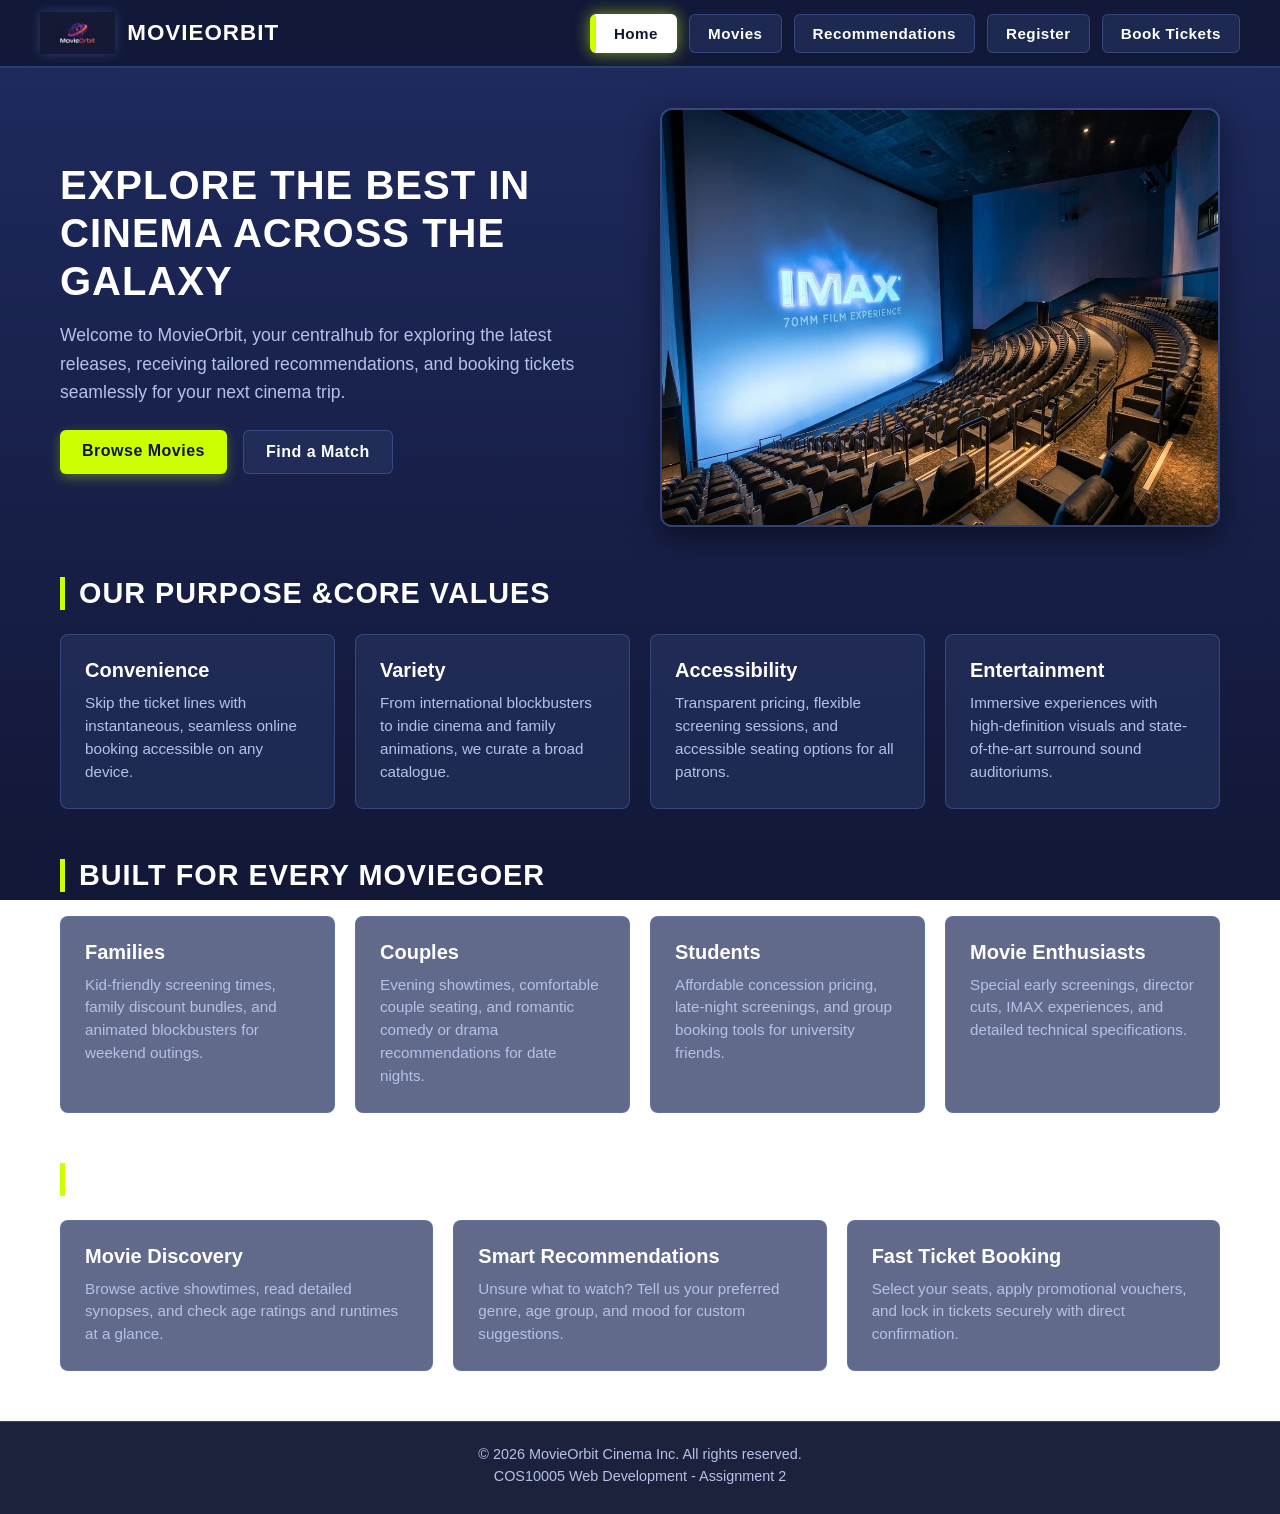
<file: index.html>
<!doctype html>
<html lang="en">
  <head>
    <meta charset="utf-8" />
    <meta name="viewport" content="width=device-width, initial-scale=1" />
    <title>MovieOrbit</title>
    <link rel="stylesheet" href="css/style.css" />
    <script src="js/script.js"></script>
  </head>
  <body>
    <header>
      <div class="header-container">
        <div class="logo">
          <a href="index.html">
            <img src="images/logo.png" alt="MovieOrbit Logo" />
          </a>
          <h1>MovieOrbit</h1>
        </div>
        <nav>
          <ul>
            <li><a href="index.html" class="nav-link active">Home</a></li>
            <li><a href="movies.html" class="nav-link">Movies</a></li>
            <li>
              <a href="recommend.html" class="nav-link">Recommendations</a>
            </li>
            <li><a href="register.html" class="nav-link">Register</a></li>
            <li><a href="booking.html" class="nav-link">Book Tickets</a></li>
          </ul>
        </nav>
      </div>
    </header>
    <main>
      <section id="hero" class="hero-section">
        <div class="hero-content">
          <h2>Explore the Best in Cinema Across the Galaxy</h2>
          <p>
            Welcome to MovieOrbit, your centralhub for exploring the latest
            releases, receiving tailored recommendations, and booking tickets
            seamlessly for your next cinema trip.
          </p>
          <div class="hero-buttons">
            <a href="movies.html" class="btn btn-primary">Browse Movies</a>
            <a href="recommend.html" class="btn btn-secondary">Find a Match </a>
          </div>
        </div>
        <div class="hero-image">
          <img
            src="images/imax_melbourne.jpg"
            alt="Melbourne IMAX theatre interior featuring a massive curved 70mm screen and stadium seating"
          />
        </div>
      </section>
      <section id="values" class="content-section">
        <h2>Our Purpose &amp;Core Values</h2>
        <div class="grid-container">
          <div class="card">
            <h3>Convenience</h3>
            <p>
              Skip the ticket lines with instantaneous, seamless online booking
              accessible on any device.
            </p>
          </div>
          <div class="card">
            <h3>Variety</h3>
            <p>
              From international blockbusters to indie cinema and family
              animations, we curate a broad catalogue.
            </p>
          </div>
          <div class="card">
            <h3>Accessibility</h3>
            <p>
              Transparent pricing, flexible screening sessions, and accessible
              seating options for all patrons.
            </p>
          </div>
          <div class="card">
            <h3>Entertainment</h3>
            <p>
              Immersive experiences with high-definition visuals and
              state-of-the-art surround sound auditoriums.
            </p>
          </div>
        </div>
      </section>
      <section id="target-audience" class="content-section">
        <h2>Built for Every Moviegoer</h2>
        <div class="grid-container">
          <div class="card">
            <h3>Families</h3>
            <p>
              Kid-friendly screening times, family discount bundles, and
              animated blockbusters for weekend outings.
            </p>
          </div>
          <div class="card">
            <h3>Couples</h3>
            <p>
              Evening showtimes, comfortable couple seating, and romantic comedy
              or drama recommendations for date nights.
            </p>
          </div>
          <div class="card">
            <h3>Students</h3>
            <p>
              Affordable concession pricing, late-night screenings, and group
              booking tools for university friends.
            </p>
          </div>
          <div class="card">
            <h3>Movie Enthusiasts</h3>
            <p>
              Special early screenings, director cuts, IMAX experiences, and
              detailed technical specifications.
            </p>
          </div>
        </div>
      </section>
      <section id="services" class="content-section">
        <h2>Services We Provide</h2>
        <div class="grid-container">
          <div class="card">
            <h3>Movie Discovery</h3>
            <p>
              Browse active showtimes, read detailed synopses, and check age
              ratings and runtimes at a glance.
            </p>
          </div>
          <div class="card">
            <h3>Smart Recommendations</h3>
            <p>
              Unsure what to watch? Tell us your preferred genre, age group, and
              mood for custom suggestions.
            </p>
          </div>
          <div class="card">
            <h3>Fast Ticket Booking</h3>
            <p>
              Select your seats, apply promotional vouchers, and lock in tickets
              securely with direct confirmation.
            </p>
          </div>
        </div>
      </section>
    </main>
    <footer>
      <div class="footer-container">
        <p>&copy; 2026 MovieOrbit Cinema Inc. All rights reserved.</p>
        <p>COS10005 Web Development - Assignment 2</p>
      </div>
    </footer>
  </body>
</html>
</file>
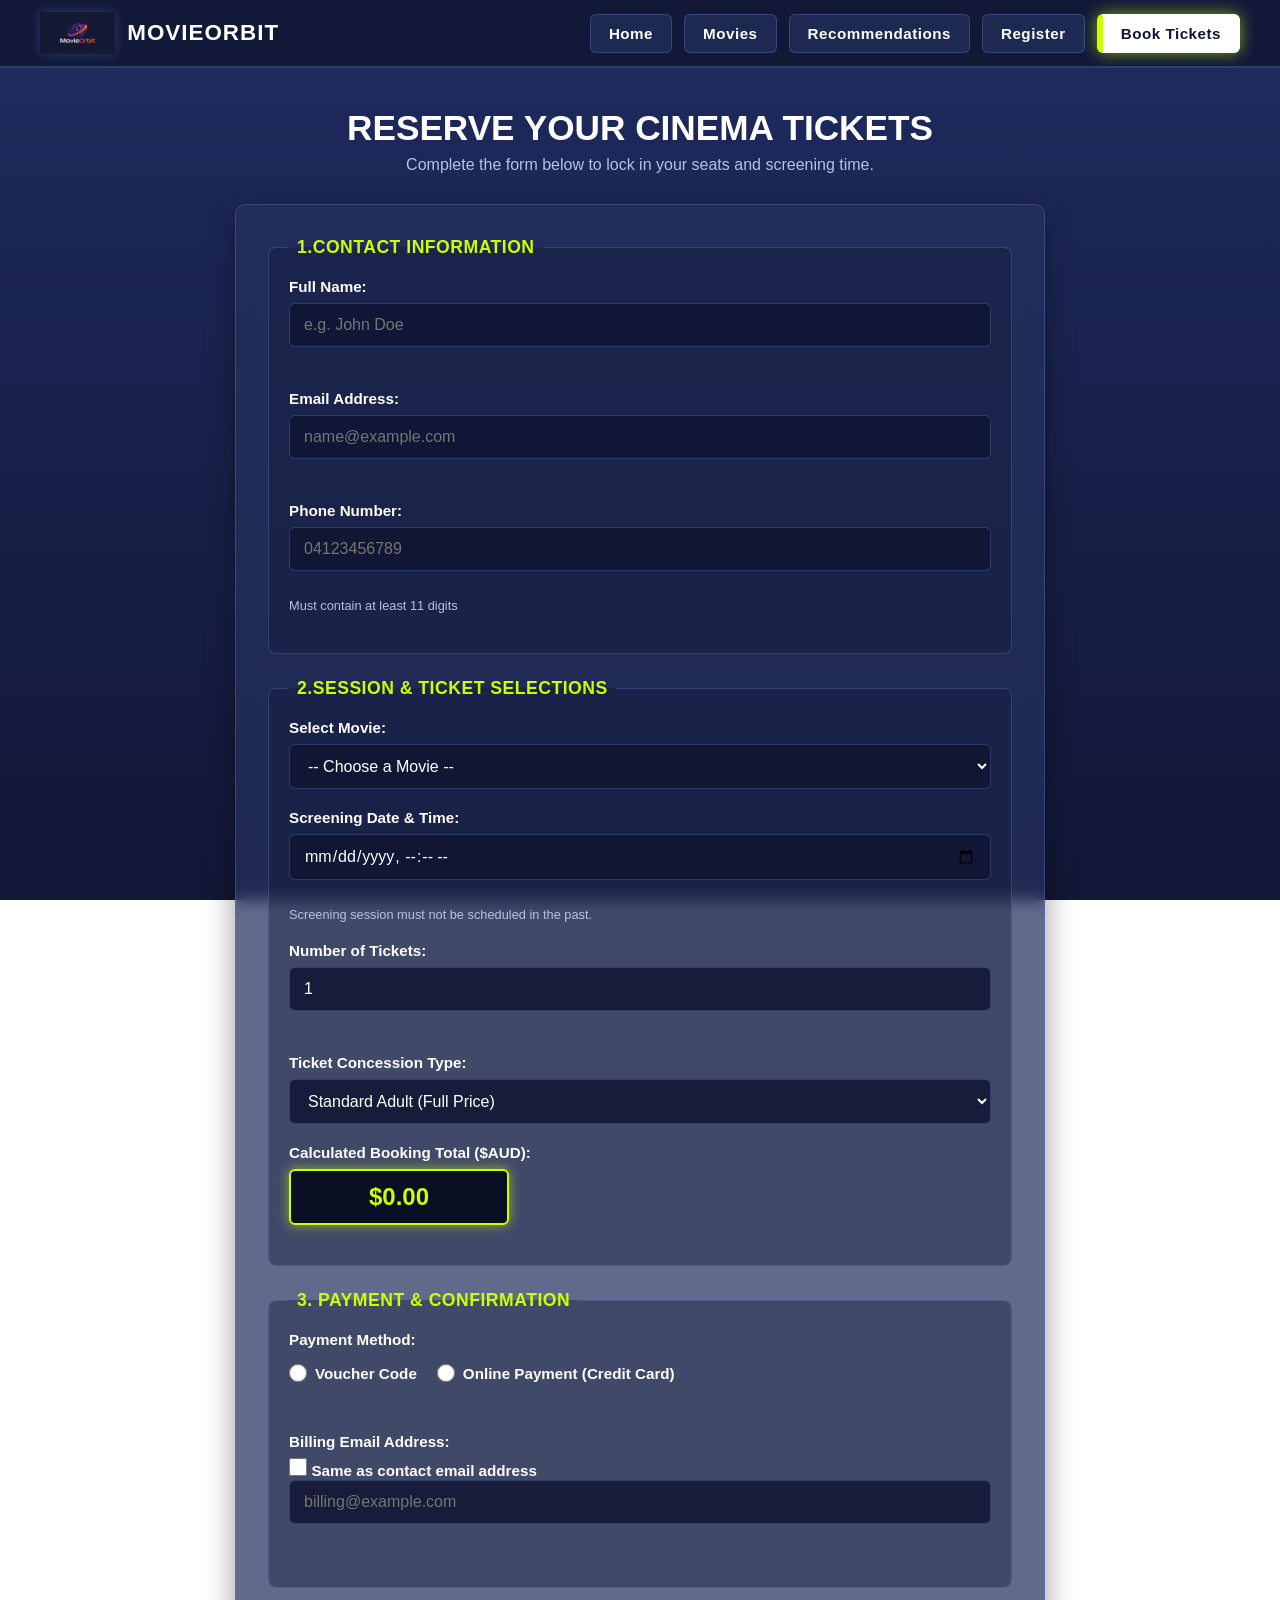
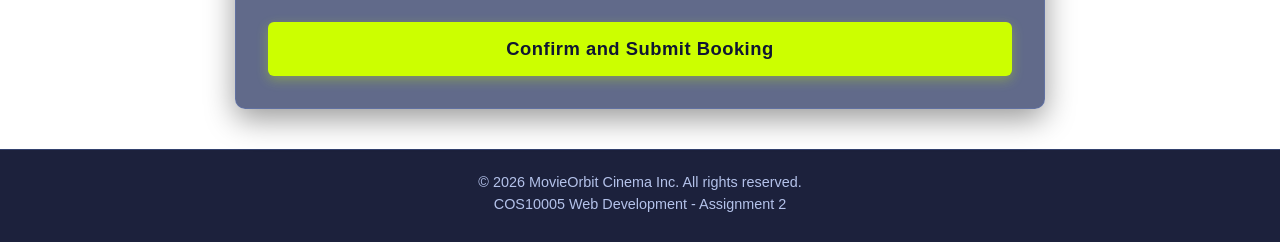
<file: booking.html>
<!doctype html>
<html lang="en">
  <head>
    <meta charset="utf-8" />
    <meta name="viewport" content="width=device-width, initial-scale=1" />
    <title>MovieOrbit</title>
    <link rel="stylesheet" href="css/style.css" />
    <script src="js/script.js"></script>
  </head>
  <body>
    <header>
      <div class="header-container">
        <div class="logo">
          <a href="index.html">
            <img src="images/logo.png" alt="MovieOrbit Platform Logo" />
          </a>
          <h1>MovieOrbit</h1>
        </div>
        <nav>
          <ul>
            <li><a href="index.html" class="nav-link">Home</a></li>
            <li><a href="movies.html" class="nav-link">Movies</a></li>
            <li>
              <a href="recommend.html" class="nav-link">Recommendations</a>
            </li>
            <li><a href="register.html" class="nav-link">Register</a></li>
            <li>
              <a href="booking.html" class="nav-link active">Book Tickets</a>
            </li>
          </ul>
        </nav>
      </div>
    </header>
    <main>
      <section class="booking-section">
        <div class="booking-header">
          <h2>Reserve Your Cinema Tickets</h2>
          <p>
            Complete the form below to lock in your seats and screening time.
          </p>
        </div>
        <form
          id="booking-form"
          class="booking-form"
          method="POST"
          action="http://mercury.swin.edu.au/it000000/cos10005/regtest.php"
          novalidate
        >
          <fieldset class="form-group-container">
            <legend>1.Contact Information</legend>

            <div class="form-group">
              <label for="fullname">Full Name:</label>
              <input
                type="text"
                id="fullname"
                name="fullname"
                placeholder="e.g. John Doe"
              />
              <span
                class="error-msg"
                id="fullname-error"
                aria-live="polite"
              ></span>
            </div>

            <div class="form-group">
              <label for="email">Email Address:</label>
              <input
                type="email"
                id="email"
                name="email"
                placeholder="name@example.com"
              />
              <span
                class="error-msg"
                id="email-error"
                aria-live="polite"
              ></span>
            </div>

            <div class="form-group">
              <label for="phone">Phone Number:</label>
              <input
                type="tel"
                id="phone"
                name="phone"
                placeholder="04123456789"
              />
              <span
                class="error-msg"
                id="phone-error"
                aria-live="polite"
              ></span>
              <small class="field-hint">Must contain at least 11 digits</small>
            </div>
          </fieldset>

          <fieldset class="form-group-container">
            <legend>2.Session &amp; Ticket Selections</legend>

            <div class="form-group">
              <label for="movie-select">Select Movie:</label>
              <select id="movie-select" name="movie">
                <option value="">-- Choose a Movie --</option>
                <option value="Interstellar" data-price="49.99">
                  Interstellar (70MM IMAX) - $49.99
                </option>
                <option value="The Odyssey" data-price="49.99">
                  The Odyssey (70MM IMAX) - $49.99
                </option>
                <option value="GOAT" data-price="25.00">GOAT - $25.00</option>
                <option value="The Wild Robot" data-price="25.00">
                  The Wild Robot - $25.00
                </option>
                <option value="The Dark Knight" data-price="49.99">
                  The Dark Knight (70MM IMAX) - $49.99
                </option>
                <option value="Cars" data-price="25.00">Cars - $25.00</option>
              </select>
            </div>

            <div class="form-group">
              <label for="screening-datetime">Screening Date &amp; Time:</label>
              <input
                type="datetime-local"
                id="screening-datetime"
                name="screening_datetime"
              />
              <span
                class="error-msg"
                id="datetime-error"
                aria-live="polite"
              ></span>
              <small class="field-hint"
                >Screening session must not be scheduled in the past.</small
              >
            </div>

            <div class="form-group">
              <label for="ticket-quantity">Number of Tickets:</label>
              <input
                type="number"
                id="ticket-quantity"
                name="ticket_quantity"
                min="1"
                value="1"
              />
              <span
                class="error-msg"
                id="quantity-error"
                aria-live="polite"
              ></span>
            </div>

            <div class="form-group">
              <label for="ticket-type">Ticket Concession Type:</label>
              <select id="ticket-type" name="ticket-type">
                <option value="Adult">Standard Adult (Full Price)</option>
                <option value="Student">Student Concession (20% off)</option>
                <option value="Child">Child (Under 12) (30% off)</option>
              </select>
            </div>

            <div class="form-group cost-display-box">
              <label for="booking-cost">Calculated Booking Total ($AUD):</label>
              <input
                type="text"
                id="booking-cost"
                name="booking_cost"
                value="$0.00"
                readonly
              />
            </div>
          </fieldset>
          <fieldset class="form-group-container">
            <legend>3. Payment &amp; Confirmation</legend>

            <div class="form-group">
              <label>Payment Method:</label>
              <div class="radio-group">
                <label>
                  <input
                    type="radio"
                    name="payment-method"
                    value="voucher"
                    id="pay-voucher"
                  />Voucher Code
                </label>
                <label>
                  <input
                    type="radio"
                    name="payment-method"
                    value="online"
                    id="pay-online"
                  />Online Payment (Credit Card)
                </label>
              </div>
              <span
                class="error-msg"
                id="payment-method-error"
                aria-live="polite"
              ></span>
            </div>

            <div
              id="card-card-fields"
              class="conditional-fields"
              style="display: none"
            >
              <div class="form-group">
                <label for="card-type">Card Provider:</label>
                <select id="card-type" name="card-type">
                  <option value="">-- Select Card Provider --</option>
                  <option value="Visa">Visa (16 digits)</option>
                  <option value="MasterCard">MasterCard (16 digits)</option>
                  <option value="American Express">
                    American Express (15 digits)
                  </option>
                </select>
              </div>

              <div class="form-group">
                <label for="card-name">Name on Card:</label>
                <input
                  type="text"
                  id="card-name"
                  name="card-name"
                  placeholder="Full name as printed on card"
                />
                <span
                  class="error-msg"
                  id="cardname-error"
                  aria-live="polite"
                ></span>
              </div>
              <div class="form-row">
                <div class="form-group flex-1">
                  <label for="card-expiry">Expiry Date (MM/YY):</label>
                  <input
                    type="text"
                    id="card-expiry"
                    name="card-expiry"
                    placeholder="12/28"
                  />
                </div>
              </div>
            </div>
            <div class="form-group">
              <label for="billing-email">Billing Email Address:</label>
              <div class="checkbox-container">
                <input type="checkbox" id="same-email" name="same_email" />
                <label for="same-email" class="inline-label"
                  >Same as contact email address</label
                >
              </div>
              <input
                type="email"
                id="billing-email"
                name="billing_email"
                placeholder="billing@example.com"
              />
              <span
                class="error-msg"
                id="billing-email-error"
                aria-live="polite"
              ></span>
            </div>
          </fieldset>

          <div class="form-actions">
            <button type="submit" class="btn btn-primary btn-large">
              Confirm and Submit Booking
            </button>
          </div>
        </form>
      </section>
    </main>
    <footer>
      <div class="footer-container">
        <p>&copy; 2026 MovieOrbit Cinema Inc. All rights reserved.</p>
        <p>COS10005 Web Development - Assignment 2</p>
      </div>
    </footer>
  </body>
</html>
</file>
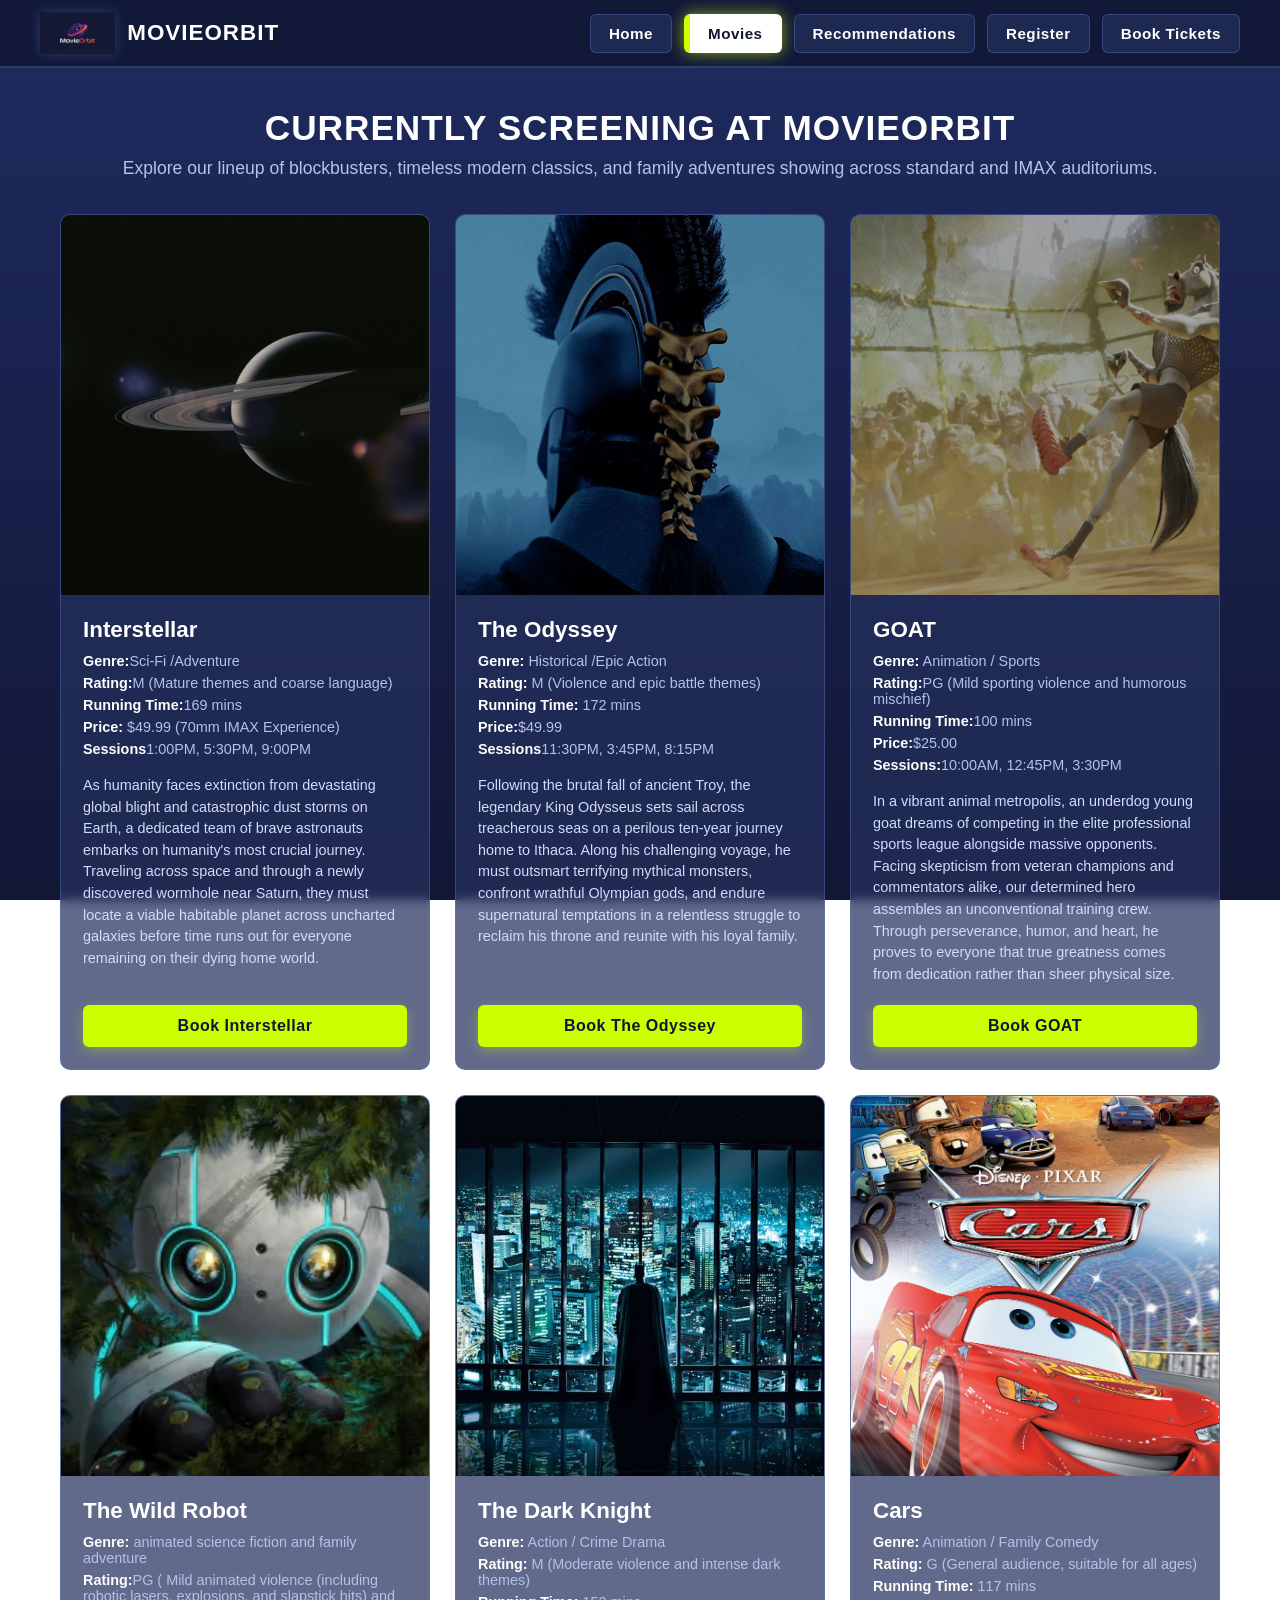
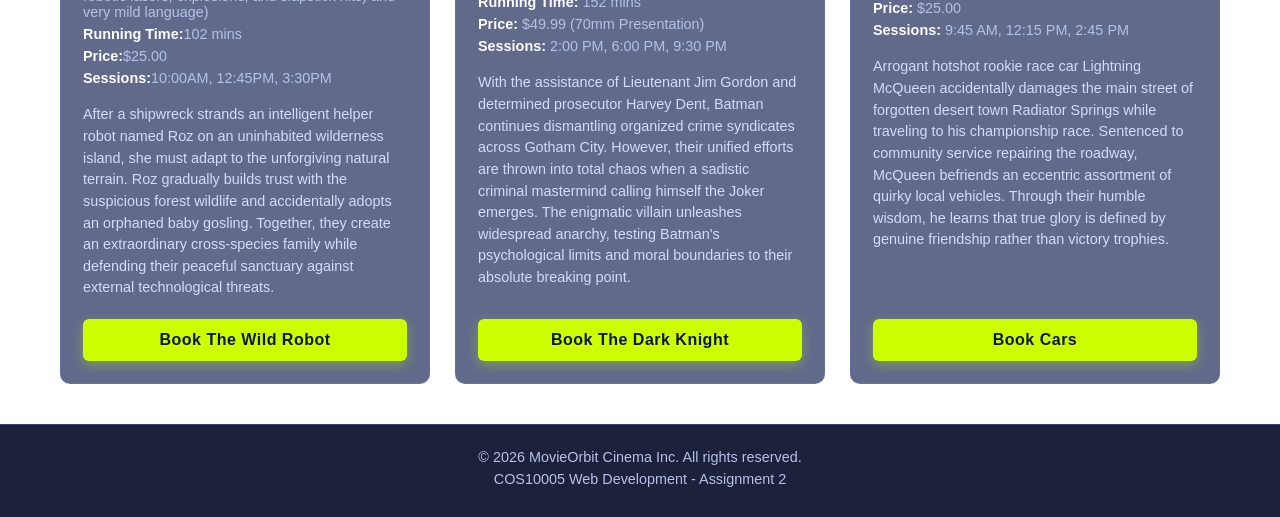
<file: movies.html>
<!doctype html>
<html lang="en">
  <head>
    <meta charset="utf-8" />
    <meta name="viewport" content="width=device-width, initial-scale=1" />
    <title>MovieOrbit</title>
    <link rel="stylesheet" href="css/style.css" />
    <script src="js/script.js"></script>
  </head>
  <body>
    <header>
      <div class="header-container">
        <div class="logo">
          <a href="index.html">
            <img src="images/logo.png" alt="MovieOrbit Platform Logo" />
          </a>
          <h1>MovieOrbit</h1>
        </div>
        <nav>
          <ul>
            <li><a href="index.html" class="nav-link">Home</a></li>
            <li><a href="movies.html" class="nav-link active">Movies</a></li>
            <li>
              <a href="recommend.html" class="nav-link">Recommendations</a>
            </li>
            <li><a href="register.html" class="nav-link">Register</a></li>
            <li><a href="booking.html" class="nav-link">Book Tickets</a></li>
          </ul>
        </nav>
      </div>
    </header>
    <main>
      <section class="movies-catalogue">
        <div class="catalogue-intro">
          <h2>Currently screening at MovieOrbit</h2>
          <p>
            Explore our lineup of blockbusters, timeless modern classics, and
            family adventures showing across standard and IMAX auditoriums.
          </p>
        </div>

        <div class="movie-grid">
          <!-- Movie 1:Interstellar-->
          <article class="movie-card">
            <img
              src="images/interstellar.jpg"
              alt="Scene from the movie Interstellar showing the planet Saturn illuminated by a bright sun flare, with a curved shadow cast across its rings"
            />
            <div class="movie-details">
              <h3>Interstellar</h3>
              <p class="movie-meta"><strong>Genre:</strong>Sci-Fi /Adventure</p>
              <p class="movie-meta">
                <strong>Rating:</strong>M (Mature themes and coarse language)
              </p>
              <p class="movie-meta"><strong>Running Time:</strong>169 mins</p>
              <p class="movie-meta">
                <strong>Price:</strong> $49.99 (70mm IMAX Experience)
              </p>
              <p class="movie-meta">
                <strong>Sessions</strong>1:00PM, 5:30PM, 9:00PM
              </p>

              <p class="movie-description">
                As humanity faces extinction from devastating global blight and
                catastrophic dust storms on Earth, a dedicated team of brave
                astronauts embarks on humanity's most crucial journey. Traveling
                across space and through a newly discovered wormhole near
                Saturn, they must locate a viable habitable planet across
                uncharted galaxies before time runs out for everyone remaining
                on their dying home world.
              </p>
              <a href="booking.html?movie=Interstellar" class="btn btn-primary"
                >Book Interstellar</a
              >
            </div>
          </article>

          <!-- Movie 2: The Odyssey -->
          <article class="movie-card">
            <img
              src="images/theodyssey.jpg"
              alt="Movie poster for Christopher Nolan's The Odyssey, depicting the back of a warrior's head wearing a dark crested ancient Greek helmet secured with a gold, spine-like ornament, set against a misty, blue-toned battlefield."
            />
            <div class="movie-details">
              <h3>The Odyssey</h3>
              <p class="movie-meta">
                <strong>Genre:</strong> Historical /Epic Action
              </p>
              <p class="movie-meta">
                <strong>Rating:</strong> M (Violence and epic battle themes)
              </p>
              <p class="movie-meta"><strong>Running Time:</strong> 172 mins</p>
              <p class="movie-meta"><strong>Price:</strong>$49.99</p>
              <p class="movie-meta">
                <strong>Sessions</strong>11:30PM, 3:45PM, 8:15PM
              </p>
              <p class="movie-description">
                Following the brutal fall of ancient Troy, the legendary King
                Odysseus sets sail across treacherous seas on a perilous
                ten-year journey home to Ithaca. Along his challenging voyage,
                he must outsmart terrifying mythical monsters, confront wrathful
                Olympian gods, and endure supernatural temptations in a
                relentless struggle to reclaim his throne and reunite with his
                loyal family.
              </p>
              <a href="booking.html?movie=The+Odyssey" class="btn btn-primary"
                >Book The Odyssey</a
              >
            </div>
          </article>
          <!-- Movie 3:GOAT -->
          <article class="movie-card">
            <img
              src="images/goat.jpg"
              alt="Animated goat basketball player Will executes a crossover dribble, making a tall horse defender stumble backward on an outdoor court."
            />
            <div class="movie-details">
              <h3>GOAT</h3>
              <p class="movie-meta">
                <strong>Genre:</strong> Animation / Sports
              </p>
              <p class="movie-meta">
                <strong>Rating:</strong>PG (Mild sporting violence and humorous
                mischief)
              </p>
              <p class="movie-meta"><strong>Running Time:</strong>100 mins</p>
              <p class="movie-meta"><strong>Price:</strong>$25.00</p>
              <p class="movie-meta">
                <strong>Sessions:</strong>10:00AM, 12:45PM, 3:30PM
              </p>
              <p class="movie-description">
                In a vibrant animal metropolis, an underdog young goat dreams of
                competing in the elite professional sports league alongside
                massive opponents. Facing skepticism from veteran champions and
                commentators alike, our determined hero assembles an
                unconventional training crew. Through perseverance, humor, and
                heart, he proves to everyone that true greatness comes from
                dedication rather than sheer physical size.
              </p>
              <a href="booking.html?movie=GOAT" class="btn btn-primary"
                >Book GOAT</a
              >
            </div>
          </article>
          <!-- Movie 4: The Wild Robot -->
          <article class="movie-card">
            <img
              src="images/thewildrobot.jpg"
              alt="A white robot with glowing blue eyes peeks out from behind dark green pine branches at night."
            />
            <div class="movie-details">
              <h3>The Wild Robot</h3>
              <p class="movie-meta">
                <strong>Genre:</strong> animated science fiction and family
                adventure
              </p>
              <p class="movie-meta">
                <strong>Rating:</strong>PG ( Mild animated violence (including
                robotic lasers, explosions, and slapstick hits) and very mild
                language)
              </p>
              <p class="movie-meta"><strong>Running Time:</strong>102 mins</p>
              <p class="movie-meta"><strong>Price:</strong>$25.00</p>
              <p class="movie-meta">
                <strong>Sessions:</strong>10:00AM, 12:45PM, 3:30PM
              </p>
              <p class="movie-description">
                After a shipwreck strands an intelligent helper robot named Roz
                on an uninhabited wilderness island, she must adapt to the
                unforgiving natural terrain. Roz gradually builds trust with the
                suspicious forest wildlife and accidentally adopts an orphaned
                baby gosling. Together, they create an extraordinary
                cross-species family while defending their peaceful sanctuary
                against external technological threats.
              </p>
              <a
                href="booking.html?movie=The+Wild+Robot"
                class="btn btn-primary"
                >Book The Wild Robot</a
              >
            </div>
          </article>
          <!-- Movie 5: The Dark Knight -->
          <article class="movie-card">
            <img
              src="images/thedarkknight.jpg"
              alt="A caped figure stands in front of tall glass windows, looking out at a city glowing with blue and green lights at night."
            />
            <div class="movie-details">
              <h3>The Dark Knight</h3>
              <p class="movie-meta">
                <strong>Genre:</strong> Action / Crime Drama
              </p>
              <p class="movie-meta">
                <strong>Rating:</strong> M (Moderate violence and intense dark
                themes)
              </p>
              <p class="movie-meta"><strong>Running Time:</strong> 152 mins</p>
              <p class="movie-meta">
                <strong>Price:</strong> $49.99 (70mm Presentation)
              </p>
              <p class="movie-meta">
                <strong>Sessions:</strong> 2:00 PM, 6:00 PM, 9:30 PM
              </p>
              <!-- Word count: 68 words -->
              <p class="movie-description">
                With the assistance of Lieutenant Jim Gordon and determined
                prosecutor Harvey Dent, Batman continues dismantling organized
                crime syndicates across Gotham City. However, their unified
                efforts are thrown into total chaos when a sadistic criminal
                mastermind calling himself the Joker emerges. The enigmatic
                villain unleashes widespread anarchy, testing Batman's
                psychological limits and moral boundaries to their absolute
                breaking point.
              </p>
              <a
                href="booking.html?movie=The+Dark+Knight"
                class="btn btn-primary"
                >Book The Dark Knight</a
              >
            </div>
          </article>
          <!-- Movie 6: Cars -->
          <article class="movie-card">
            <img
              src="images/cars.jpg"
              alt="A red race car with a big smile speeds past a checkered floor, while other cartoon cars watch from a desert town at sunset"
            />
            <div class="movie-details">
              <h3>Cars</h3>
              <p class="movie-meta">
                <strong>Genre:</strong> Animation / Family Comedy
              </p>
              <p class="movie-meta">
                <strong>Rating:</strong> G (General audience, suitable for all
                ages)
              </p>
              <p class="movie-meta"><strong>Running Time:</strong> 117 mins</p>
              <p class="movie-meta"><strong>Price:</strong> $25.00</p>
              <p class="movie-meta">
                <strong>Sessions:</strong> 9:45 AM, 12:15 PM, 2:45 PM
              </p>
              <!-- Word count: 66 words -->
              <p class="movie-description">
                Arrogant hotshot rookie race car Lightning McQueen accidentally
                damages the main street of forgotten desert town Radiator
                Springs while traveling to his championship race. Sentenced to
                community service repairing the roadway, McQueen befriends an
                eccentric assortment of quirky local vehicles. Through their
                humble wisdom, he learns that true glory is defined by genuine
                friendship rather than victory trophies.
              </p>
              <a href="booking.html?movie=Cars" class="btn btn-primary"
                >Book Cars</a
              >
            </div>
          </article>
        </div>
      </section>
    </main>
    <footer>
      <div class="footer-container">
        <p>&copy; 2026 MovieOrbit Cinema Inc. All rights reserved.</p>
        <p>COS10005 Web Development - Assignment 2</p>
      </div>
    </footer>
  </body>
</html>
</file>
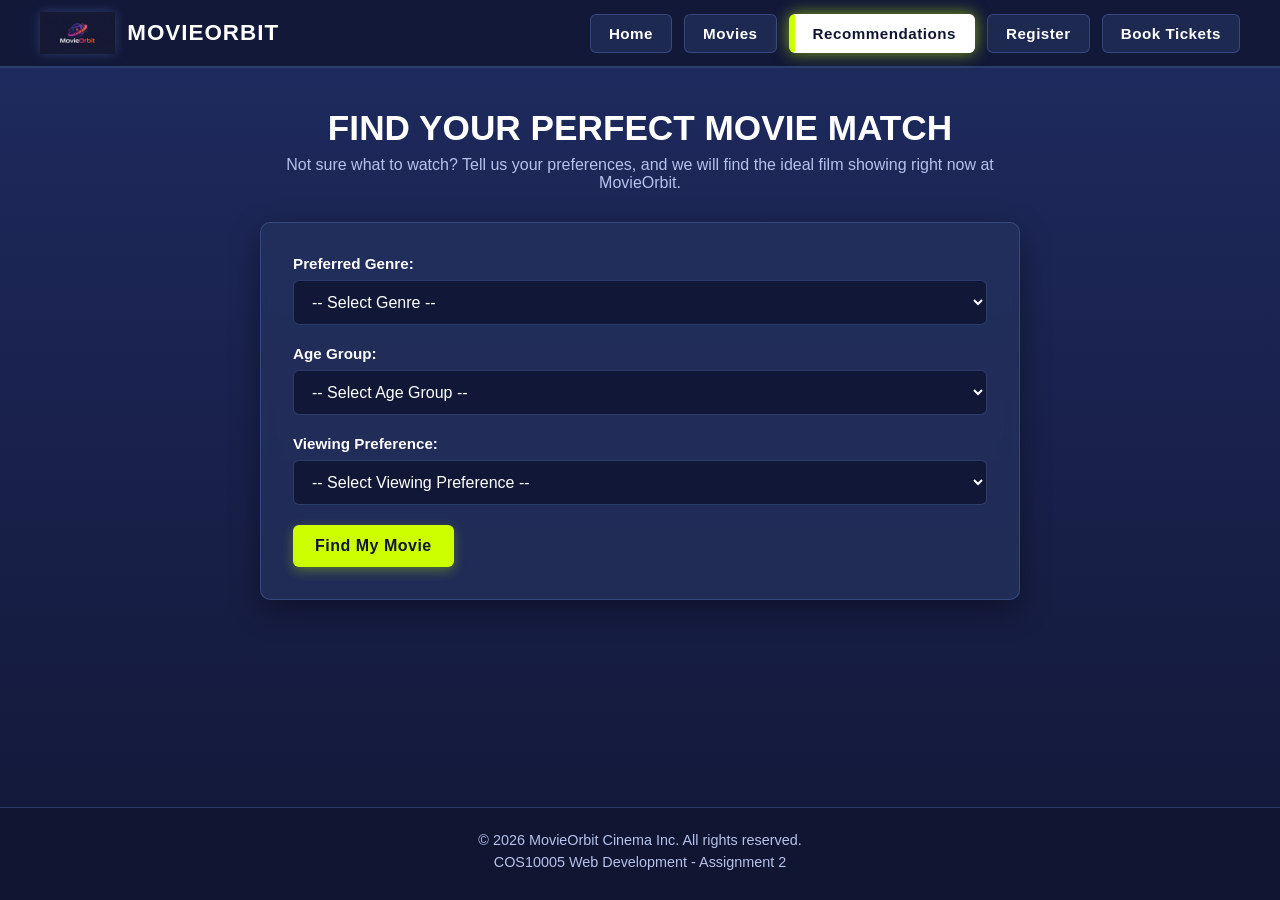
<file: recommend.html>
<!doctype html>
<html lang="en">
  <head>
    <meta charset="utf-8" />
    <meta name="viewport" content="width=device-width, initial-scale=1" />
    <title>MovieOrbit</title>
    <link rel="stylesheet" href="css/style.css" />
    <script src="js/script.js"></script>
  </head>
  <body>
    <header>
      <div class="header-container">
        <div class="logo">
          <a href="index.html">
            <img src="images/logo.png" alt="MovieOrbit Platform Logo" />
          </a>
          <h1>MovieOrbit</h1>
        </div>
        <nav>
          <ul>
            <li><a href="index.html" class="nav-link">Home</a></li>
            <li><a href="movies.html" class="nav-link">Movies</a></li>
            <li>
              <a href="recommend.html" class="nav-link active"
                >Recommendations</a
              >
            </li>
            <li><a href="register.html" class="nav-link">Register</a></li>
            <li><a href="booking.html" class="nav-link">Book Tickets</a></li>
          </ul>
        </nav>
      </div>
    </header>
    <main>
      <section class="recommend-section">
        <div class="recommend-header">
          <h2>Find Your Perfect Movie Match</h2>
          <p>
            Not sure what to watch? Tell us your preferences, and we will find
            the ideal film showing right now at MovieOrbit.
          </p>
        </div>

        <form id="recommend-form" class="recommend-form">
          <div class="form-group">
            <label for="genre"> Preferred Genre: </label>
            <select id="genre" name="genre" required>
              <option value="">-- Select Genre --</option>
              <option value="Sci-Fi">Sci-Fi &amp; Space</option>
              <option value="Action">Action &amp; Crime</option>
              <option value="Animation">Animation &amp; Kids</option>
              <option value="Epic">Historical &amp; Epic</option>
              <option value="Comedy">Comedy &amp; Sports</option>
            </select>
          </div>
          <div class="form-group">
            <label for="age-group">Age Group:</label>
            <select id="age-group" name="age-group" required>
              <option value="">-- Select Age Group --</option>
              <option value="Child">Child (Under 12)</option>
              <option value="Teen">Teen (13-17)</option>
              <option value="Adult">Adult (18+)</option>
            </select>
          </div>
          <div class="form-group">
            <label for="preference">Viewing Preference:</label>
            <select id="preference" name="preference" required>
              <option value="">-- Select Viewing Preference --</option>
              <option value="Family">Family Outing</option>
              <option value="Date Night">Date Night</option>
              <option value="Friends">Out with Friends</option>
              <option value="Solo">Solo Cinema Experience</option>
            </select>
          </div>
          <button type="submit" class="btn btn-primary">Find My Movie</button>
        </form>
        <div
          id="recommendation-result"
          class="recommendation-result"
          aria-live="polite"
        ></div>
      </section>
    </main>
    <footer>
      <div class="footer-container">
        <p>&copy; 2026 MovieOrbit Cinema Inc. All rights reserved.</p>
        <p>COS10005 Web Development - Assignment 2</p>
      </div>
    </footer>
  </body>
</html>
</file>
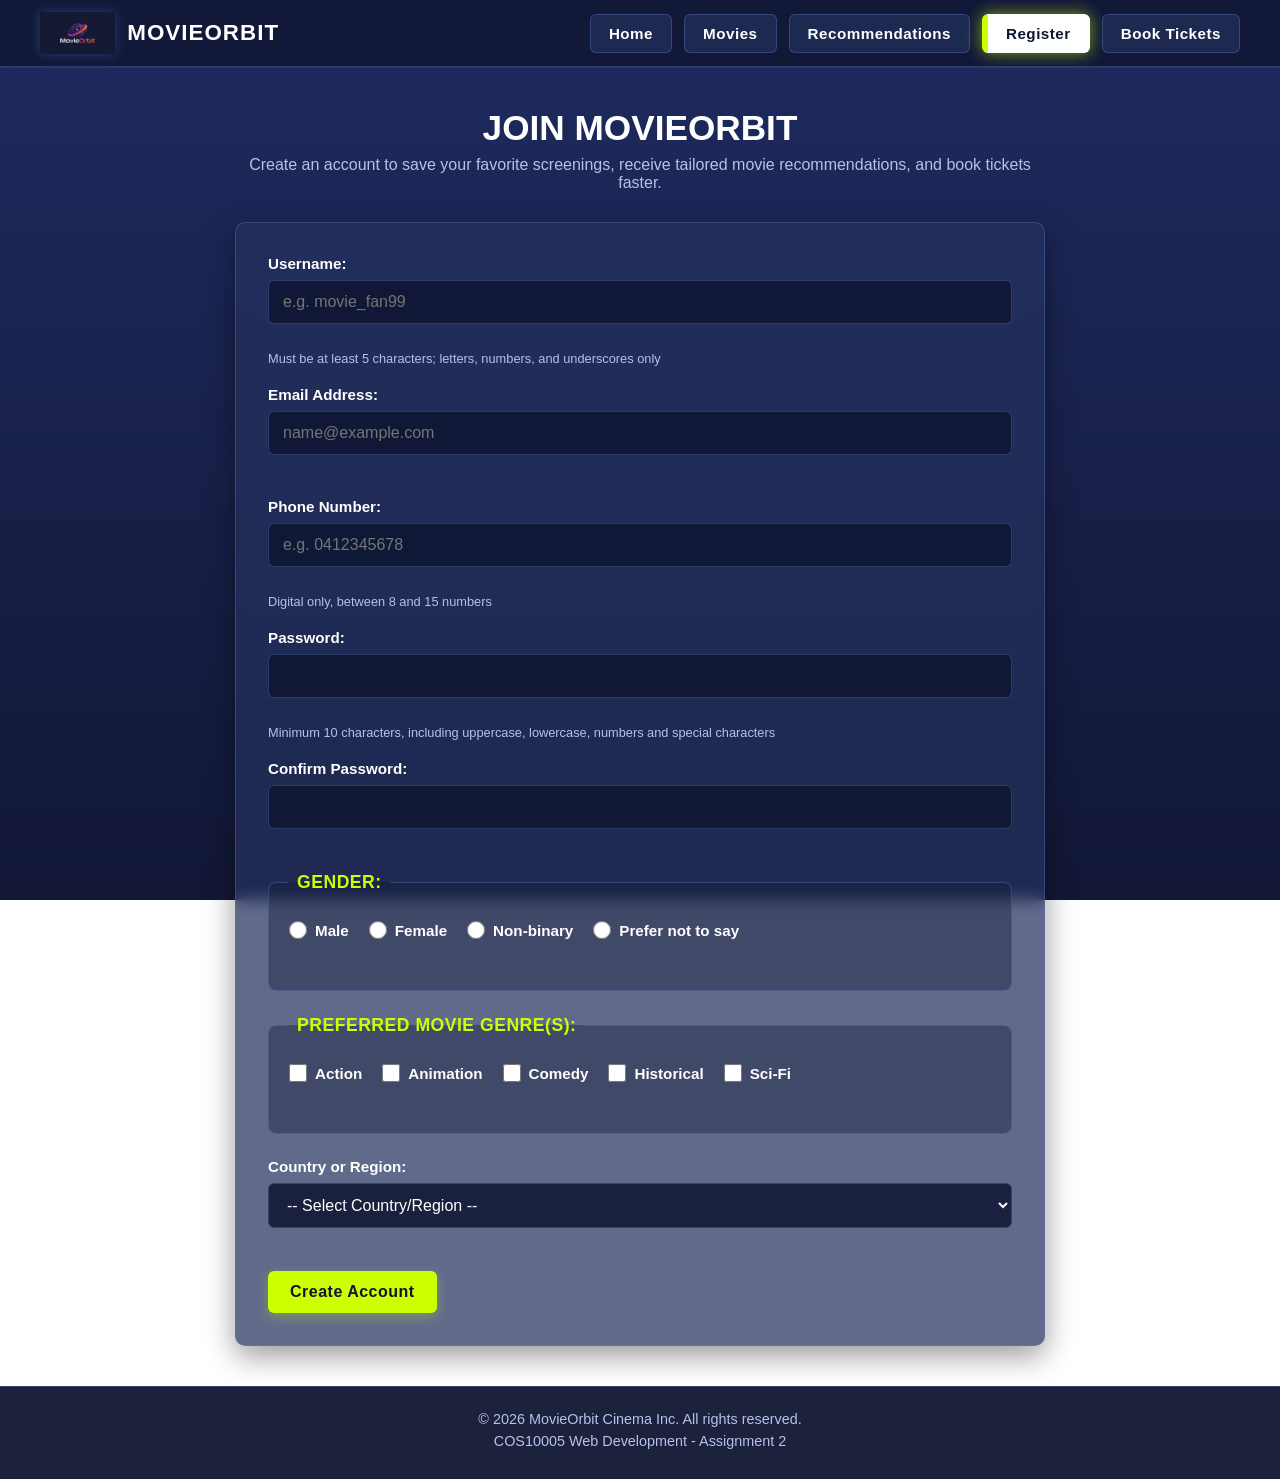
<file: register.html>
<!doctype html>
<html lang="en">
  <head>
    <meta charset="utf-8" />
    <meta name="viewport" content="width=device-width, initial-scale=1" />
    <title>MovieOrbit</title>
    <link rel="stylesheet" href="css/style.css" />
    <script src="js/script.js"></script>
  </head>
  <body>
    <header>
      <div class="header-container">
        <div class="logo">
          <a href="index.html">
            <img src="images/logo.png" alt="MovieOrbit Platform Logo" />
          </a>
          <h1>MovieOrbit</h1>
        </div>
        <nav>
          <ul>
            <li><a href="index.html" class="nav-link">Home</a></li>
            <li><a href="movies.html" class="nav-link">Movies</a></li>
            <li>
              <a href="recommend.html" class="nav-link">Recommendations</a>
            </li>
            <li>
              <a href="register.html" class="nav-link active">Register</a>
            </li>
            <li><a href="booking.html" class="nav-link">Book Tickets</a></li>
          </ul>
        </nav>
      </div>
    </header>
    <main>
      <section class="register-section">
        <div class="register-header">
          <h2>Join MovieOrbit</h2>
          <p>
            Create an account to save your favorite screenings, receive tailored
            movie recommendations, and book tickets faster.
          </p>
        </div>

        <form id="register-form" class="register-form" novalidate>
          <div class="form-group">
            <label for="username">Username:</label>
            <input
              type="text"
              id="username"
              name="username"
              placeholder="e.g. movie_fan99"
            />
            <span
              class="error-msg"
              id="username-error"
              aria-live="polite"
            ></span>
            <small class="field-hint"
              >Must be at least 5 characters; letters, numbers, and underscores
              only</small
            >
          </div>
          <div class="form-group">
            <label for="email">Email Address:</label>
            <input
              type="email"
              id="email"
              name="email"
              placeholder="name@example.com"
            />
            <span class="error-msg" id="email-error" aria-live="polite"> </span>
          </div>
          <div class="form-group">
            <label for="phone">Phone Number:</label>
            <input
              type="tel"
              id="phone"
              name="phone"
              placeholder="e.g. 0412345678"
            />
            <span class="error-msg" id="phone-error" aria-live="polite"> </span>
            <small class="field-hint"
              >Digital only, between 8 and 15 numbers</small
            >
          </div>

          <div class="form-group">
            <label for="password">Password:</label>
            <input type="password" id="password" name="password" />
            <span class="error-msg" id="password-error" aria-live="polite">
            </span>
            <small class="field-hint">
              Minimum 10 characters, including uppercase, lowercase, numbers and
              special characters
            </small>
          </div>
          <div class="form-group">
            <label for="confirm-password">Confirm Password:</label>
            <input
              type="password"
              id="confirm-password"
              name="confirm-password"
            />
            <span
              class="error-msg"
              id="confirm-password-error"
              aria-live="polite"
            >
            </span>
          </div>

          <fieldset class="form-group">
            <legend>Gender:</legend>
            <div class="radio-group">
              <label>
                <input type="radio" name="gender" value="Male" /> Male
              </label>
              <label>
                <input type="radio" name="gender" value="female" /> Female
              </label>
              <label>
                <input type="radio" name="gender" value="non-binary" />
                Non-binary
              </label>
              <label>
                <input type="radio" name="gender" value="prefer-not-to-say" />
                Prefer not to say
              </label>
            </div>
            <span class="error-msg" id="gender-error" aria-live="polite"></span>
          </fieldset>
          <fieldset class="form-group">
            <legend>Preferred Movie Genre(s):</legend>
            <div class="checkbox-group">
              <label>
                <input type="checkbox" name="genres" value="Action" /> Action
              </label>
              <label>
                <input type="checkbox" name="genres" value="Animation" />
                Animation
              </label>
              <label>
                <input type="checkbox" name="genres" value="Comedy" /> Comedy
              </label>
              <label>
                <input type="checkbox" name="genres" value="Histroical" />
                Historical</label
              >
              <label>
                <input type="checkbox" name="genres" value="Sci-Fi" /> Sci-Fi
              </label>
            </div>
            <span class="error-msg" id="genres-error" aria-live="polite"></span>
          </fieldset>
          <div class="form-group">
            <label for="country">Country or Region:</label>
            <select id="country" name="country">
              <option value="">-- Select Country/Region --</option>
              <option value="Australia">Australia</option>
              <option value="New Zealand">New Zealand</option>
              <option value="United States">United States</option>
              <option value="United Kingdom">United Kingdom</option>
              <option value="Canada">Canada</option>
              <option value="Other">Other</option>
            </select>
            <span
              class="error-msg"
              id="country-error"
              aria-live="polite"
            ></span>
          </div>
          <div class="form-actions">
            <button type="submit" class="btn btn-primary">
              Create Account
            </button>
          </div>
        </form>
      </section>
    </main>
    <footer>
      <div class="footer-container">
        <p>&copy; 2026 MovieOrbit Cinema Inc. All rights reserved.</p>
        <p>COS10005 Web Development - Assignment 2</p>
      </div>
    </footer>
  </body>
</html>
</file>
<file: css/style.css>
:root {
  --bg-dark: #121838;
  --bg-gradient: linear-gradient(180deg, #1f2b60 0%, #121736 100%);
  --panel-bg: rgba(36, 49, 94, 0.72);
  --panel-border: rgba(98, 126, 204, 0.35);
  --panel-hover: rgba(52, 70, 132, 0.9);
  
  --active-bg: #ffffff;
  --active-text: #101632;
  --accent-neon: #ccff00; 
  --accent-neon-glow: rgba(204, 255, 0, 0.6);
  
  --text-main: #ffffff;
  --text-muted: #b4c2ea;
  --text-dark: #151c38;
  --danger-color: #ff4d6d;
}

* {
  margin: 0;
  padding: 0;
  box-sizing: border-box;
  font-family: 'Segoe UI', -apple-system, BlinkMacSystemFont, Roboto, sans-serif;
}

body {
  background: var(--bg-gradient);
  background-attachment: fixed;
  color: var(--text-main);
  min-height: 100vh;
  display: flex;
  flex-direction: column;
}

main {
  flex: 1;
}


header {
  background: rgba(16, 22, 50, 0.85);
  backdrop-filter: blur(8px);
  border-bottom: 2px solid var(--panel-border);
  padding: 12px 24px;
  position: sticky;
  top: 0;
  z-index: 100;
}

.header-container {
  max-width: 1200px;
  margin: 0 auto;
  display: flex;
  justify-content: space-between;
  align-items: center;
}

/* Logo & Title */
.logo {
  display: flex;
  align-items: center;
  gap: 12px;
}

.logo img {
  height: 42px;
  width: auto;
  display: block;
  filter: drop-shadow(0 0 6px var(--panel-border));
}

.logo h1 {
  font-size: 1.4rem;
  letter-spacing: 1px;
  font-weight: 800;
  text-transform: uppercase;
  color: var(--text-main);
}

nav ul {
  display: flex;
  list-style: none;
  gap: 12px;
}

.nav-link {
  color: var(--text-main);
  text-decoration: none;
  font-size: 0.95rem;
  font-weight: 700;
  letter-spacing: 0.5px;
  padding: 10px 18px;
  border-radius: 6px;
  background-color: var(--panel-bg);
  border: 1px solid var(--panel-border);
  display: inline-block;
  transition: all 0.2s ease;
}

.nav-link:hover {
  background-color: var(--panel-hover);
  border-color: rgba(204, 255, 0, 0.4);
  transform: translateY(-2px);
}

.nav-link.active {
  background-color: var(--active-bg);
  color: var(--active-text);
  border: 1px solid #ffffff;
  border-left: 6px solid var(--accent-neon);
  box-shadow: 0 0 16px var(--accent-neon-glow);
  font-weight: 800;
}


.btn {
  display: inline-block;
  text-align: center;
  padding: 12px 22px;
  font-size: 1rem;
  font-weight: 800;
  letter-spacing: 0.5px;
  text-decoration: none;
  border-radius: 6px;
  border: none;
  cursor: pointer;
  transition: all 0.2s ease;
}

.btn-primary {
  background-color: var(--accent-neon);
  color: var(--active-text);
  box-shadow: 0 4px 12px rgba(204, 255, 0, 0.3);
}

.btn-primary:hover {
  background-color: #d8ff33;
  box-shadow: 0 0 20px var(--accent-neon-glow);
  transform: translateY(-2px);
}

.btn-secondary {
  background-color: var(--panel-bg);
  color: var(--text-main);
  border: 1px solid var(--panel-border);
}

.btn-secondary:hover {
  background-color: var(--panel-hover);
  color: #ffffff;
}


.hero-section {
  max-width: 1200px;
  margin: 40px auto;
  padding: 0 20px;
  display: flex;
  align-items: center;
  gap: 40px;
}

.hero-content {
  flex: 1;
}

.hero-content h2 {
  font-size: 2.5rem;
  font-weight: 900;
  text-transform: uppercase;
  letter-spacing: 1px;
  line-height: 1.2;
  margin-bottom: 16px;
}

.hero-content p {
  color: var(--text-muted);
  font-size: 1.1rem;
  line-height: 1.6;
  margin-bottom: 24px;
}

.hero-buttons {
  display: flex;
  gap: 16px;
}

.hero-image {
  flex: 1;
}

.hero-image img {
  width: 100%;
  height: auto;
  border-radius: 12px;
  border: 2px solid var(--panel-border);
  box-shadow: 0 10px 30px rgba(0, 0, 0, 0.5);
  display: block;
}

.content-section {
  max-width: 1200px;
  margin: 50px auto;
  padding: 0 20px;
}

.content-section h2 {
  font-size: 1.8rem;
  font-weight: 800;
  text-transform: uppercase;
  letter-spacing: 1px;
  margin-bottom: 24px;
  border-left: 5px solid var(--accent-neon);
  padding-left: 14px;
}

.grid-container {
  display: grid;
  grid-template-columns: repeat(auto-fit, minmax(250px, 1fr));
  gap: 20px;
}

.card {
  background-color: var(--panel-bg);
  border: 1px solid var(--panel-border);
  backdrop-filter: blur(6px);
  border-radius: 8px;
  padding: 24px;
  transition: transform 0.2s ease, border-color 0.2s ease;
}

.card:hover {
  transform: translateY(-4px);
  border-color: rgba(204, 255, 0, 0.5);
}

.card h3 {
  font-size: 1.25rem;
  color: #ffffff;
  margin-bottom: 10px;
}

.card p {
  color: var(--text-muted);
  font-size: 0.95rem;
  line-height: 1.5;
}


.movies-catalogue {
  max-width: 1200px;
  margin: 40px auto;
  padding: 0 20px;
}

.catalogue-intro {
  text-align: center;
  margin-bottom: 35px;
}

.catalogue-intro h2 {
  font-size: 2.2rem;
  font-weight: 900;
  text-transform: uppercase;
  letter-spacing: 1px;
  margin-bottom: 10px;
}

.catalogue-intro p {
  color: var(--text-muted);
  font-size: 1.1rem;
}

.movie-grid {
  display: grid;
  grid-template-columns: repeat(3, 1fr);
  gap: 25px;
}

.movie-card {
  background-color: var(--panel-bg);
  border: 1px solid var(--panel-border);
  backdrop-filter: blur(6px);
  border-radius: 10px;
  overflow: hidden;
  display: flex;
  flex-direction: column;
  transition: transform 0.2s ease, border-color 0.2s ease;
}

.movie-card:hover {
  transform: translateY(-6px);
  border-color: var(--accent-neon);
  box-shadow: 0 8px 24px rgba(0, 0, 0, 0.4);
}

.movie-card img {
  width: 100%;
  height: 380px;
  object-fit: cover;
  display: block;
}

.movie-details {
  padding: 22px;
  display: flex;
  flex-direction: column;
  flex-grow: 1;
}

.movie-details h3 {
  font-size: 1.4rem;
  font-weight: 800;
  color: #ffffff;
  margin-bottom: 10px;
}

.movie-meta {
  font-size: 0.9rem;
  color: var(--text-muted);
  margin-bottom: 6px;
}

.movie-meta strong {
  color: #ffffff;
}

.movie-description {
  font-size: 0.9rem;
  color: #d1dcfa;
  line-height: 1.5;
  margin: 12px 0 20px 0;
  flex-grow: 1;
}


.recommend-section {
  max-width: 800px;
  margin: 40px auto;
  padding: 0 20px;
}

.recommend-header {
  text-align: center;
  margin-bottom: 30px;
}

.recommend-header h2 {
  font-size: 2.2rem;
  font-weight: 900;
  text-transform: uppercase;
  margin-bottom: 8px;
}

.recommend-header p {
  color: var(--text-muted);
}

.recommend-form,
.register-form,
.booking-form {
  background-color: var(--panel-bg);
  border: 1px solid var(--panel-border);
  backdrop-filter: blur(8px);
  padding: 32px;
  border-radius: 10px;
  box-shadow: 0 10px 30px rgba(0, 0, 0, 0.4);
}

.form-group {
  margin-bottom: 20px;
  display: flex;
  flex-direction: column;
}

label {
  font-weight: 700;
  font-size: 0.95rem;
  margin-bottom: 8px;
  color: #ffffff;
}

input[type="text"],
input[type="email"],
input[type="tel"],
input[type="password"],
input[type="number"],
input[type="datetime-local"],
select,
textarea {
  padding: 12px 14px;
  font-size: 1rem;
  background-color: rgba(16, 22, 50, 0.85);
  color: #ffffff;
  border: 1px solid var(--panel-border);
  border-radius: 6px;
  outline: none;
  transition: border-color 0.2s ease, box-shadow 0.2s ease;
}

input:focus,
select:focus,
textarea:focus {
  border-color: var(--accent-neon);
  box-shadow: 0 0 10px var(--accent-neon-glow);
}

select option {
  background-color: #121838;
  color: #ffffff;
}

.recommendation-result {
  margin-top: 35px;
}

.result-card {
  background-color: var(--panel-bg);
  border: 2px solid var(--accent-neon);
  border-radius: 10px;
  overflow: hidden;
  box-shadow: 0 0 25px var(--accent-neon-glow);
}

.result-badge {
  background-color: var(--accent-neon);
  color: var(--active-text);
  font-weight: 900;
  text-transform: uppercase;
  letter-spacing: 1px;
  text-align: center;
  padding: 10px;
  font-size: 0.95rem;
}

.result-body {
  display: flex;
  padding: 24px;
  gap: 24px;
  align-items: center;
}

.result-body img {
  width: 140px;
  height: 200px;
  object-fit: cover;
  border-radius: 8px;
  border: 1px solid var(--panel-border);
}

.result-info h3 {
  font-size: 1.6rem;
  margin-bottom: 8px;
  color: #ffffff;
}

.result-info p {
  color: var(--text-muted);
  margin-bottom: 10px;
}

.result-desc {
  font-size: 0.95rem;
  line-height: 1.5;
  color: #d1dcfa;
}


.register-section,
.booking-section {
  max-width: 850px;
  margin: 40px auto;
  padding: 0 20px;
}

.register-header,
.booking-header {
  text-align: center;
  margin-bottom: 30px;
}

.register-header h2,
.booking-header h2 {
  font-size: 2.2rem;
  font-weight: 900;
  text-transform: uppercase;
  margin-bottom: 8px;
}

.register-header p,
.booking-header p {
  color: var(--text-muted);
}

fieldset.form-group-container,
fieldset.form-group {
  border: 1px solid var(--panel-border);
  background: rgba(18, 24, 56, 0.4);
  border-radius: 8px;
  padding: 20px;
  margin-bottom: 24px;
}

legend {
  font-weight: 800;
  font-size: 1.1rem;
  color: var(--accent-neon);
  text-transform: uppercase;
  letter-spacing: 0.5px;
  padding: 0 8px;
}

.radio-group,
.checkbox-group {
  display: flex;
  flex-wrap: wrap;
  gap: 20px;
  margin-top: 8px;
}

.radio-group label,
.checkbox-group label {
  font-weight: 600;
  cursor: pointer;
  display: flex;
  align-items: center;
  gap: 8px;
  color: #ffffff;
}

input[type="radio"],
input[type="checkbox"] {
  accent-color: var(--accent-neon);
  width: 18px;
  height: 18px;
  cursor: pointer;
}

.cost-display-box input {
  font-size: 1.5rem !important;
  font-weight: 900 !important;
  color: var(--accent-neon) !important;
  background-color: #0b0f24 !important;
  border: 2px solid var(--accent-neon) !important;
  box-shadow: 0 0 12px var(--accent-neon-glow);
  max-width: 220px;
  text-align: center;
}

.error-msg {
  color: var(--danger-color);
  font-size: 0.85rem;
  font-weight: 600;
  margin-top: 5px;
  min-height: 18px;
}

.field-hint {
  color: var(--text-muted);
  font-size: 0.8rem;
  margin-top: 4px;
}

.form-row {
  display: flex;
  gap: 16px;
}

.flex-1 {
  flex: 1;
}

.btn-large {
  width: 100%;
  font-size: 1.15rem;
  padding: 16px;
  margin-top: 10px;
}


footer {
  background: rgba(16, 22, 50, 0.95);
  border-top: 1px solid var(--panel-border);
  padding: 24px 20px;
  text-align: center;
  margin-top: auto;
}

.footer-container p {
  color: var(--text-muted);
  font-size: 0.9rem;
  margin-bottom: 6px;
}


@media (max-width: 1023px) {
  .movie-grid {
    grid-template-columns: repeat(2, 1fr); 
  }

  .hero-section {
    flex-direction: column;
    text-align: center;
  }

  .hero-buttons {
    justify-content: center;
  }
}

@media (max-width: 767px) {
  .header-container {
    flex-direction: column;
    gap: 16px;
  }

  nav ul {
    flex-direction: column;
    width: 100%;
    gap: 8px;
  }

  .nav-link {
    text-align: center;
    width: 100%;
  }

  .movie-grid {
    grid-template-columns: 1fr; 
  }

  .result-body {
    flex-direction: column;
    text-align: center;
  }

  .form-row {
    flex-direction: column;
    gap: 0;
  }
}
</file>
